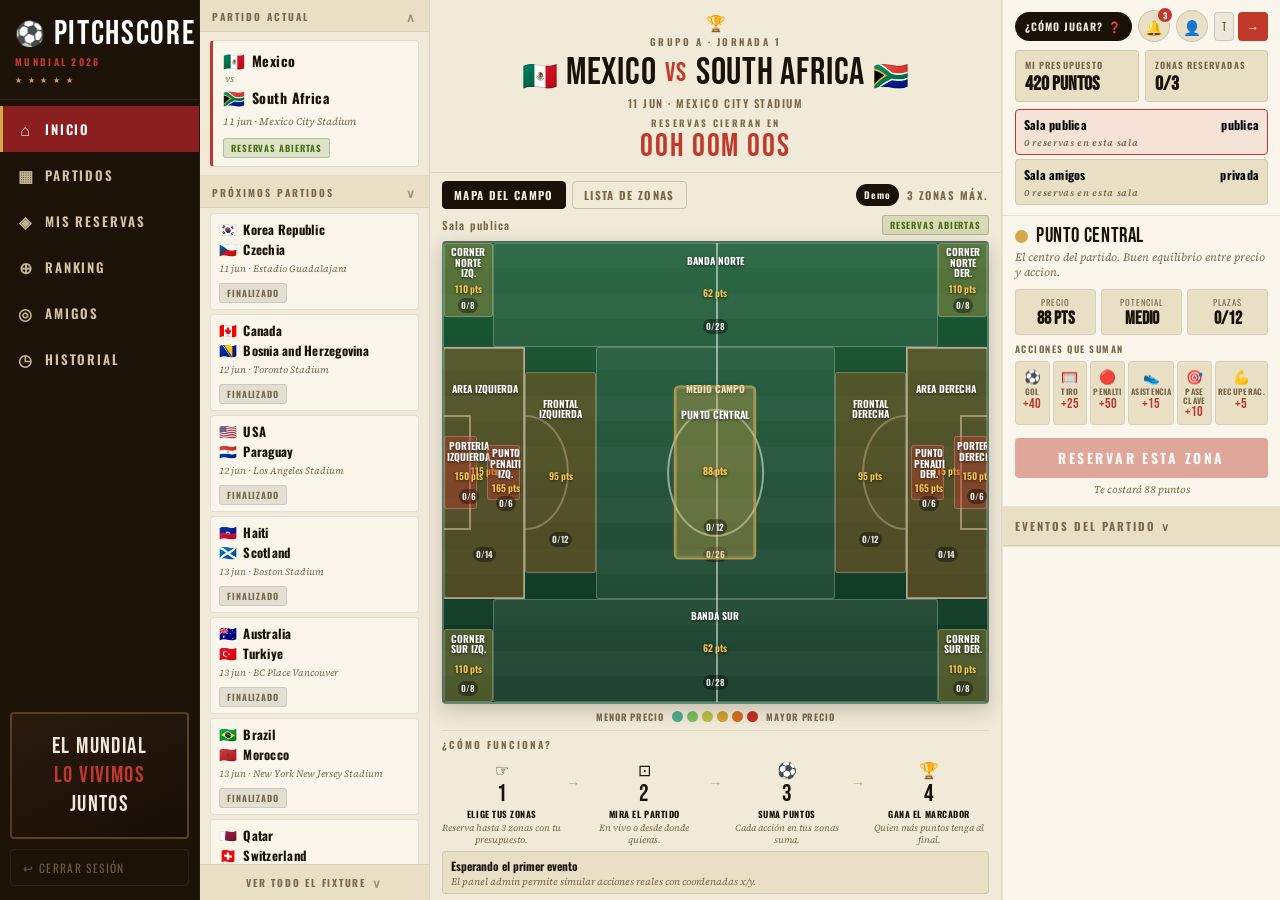
<file: index.html>
<!DOCTYPE html>
<html lang="es">
<head>
  <meta charset="UTF-8">
  <meta name="viewport" content="width=device-width, initial-scale=1.0">
  <title>PitchScore · Mundial 2026</title>
  <link rel="preconnect" href="https://fonts.googleapis.com">
  <link rel="preconnect" href="https://fonts.gstatic.com" crossorigin>
  <link href="https://fonts.googleapis.com/css2?family=Bebas+Neue&family=Oswald:wght@400;600;700&family=Source+Serif+4:ital,wght@0,300;0,400;1,300&display=swap" rel="stylesheet">
  <link rel="stylesheet" href="styles.css">
</head>
<body>

  <!-- ═══ SIDEBAR ═══════════════════════════════════════════════ -->
  <nav class="sidebar">

    <div class="sidebar-brand">
      <div class="brand-name"><span class="brand-ball">⚽</span>PITCHSCORE</div>
      <div class="brand-sub">MUNDIAL 2026</div>
      <div class="brand-stars">★ ★ ★ ★ ★</div>
    </div>

    <ul class="sidebar-nav">
      <li class="nav-item active"><span class="nav-icon">⌂</span>INICIO</li>
      <li class="nav-item"><span class="nav-icon">▦</span>PARTIDOS</li>
      <li class="nav-item"><span class="nav-icon">◈</span>MIS RESERVAS</li>
      <li class="nav-item"><span class="nav-icon">⊕</span>RANKING</li>
      <li class="nav-item"><span class="nav-icon">◎</span>AMIGOS</li>
      <li class="nav-item"><span class="nav-icon">◷</span>HISTORIAL</li>
    </ul>

    <div class="sidebar-poster">
      <div class="poster-text">EL MUNDIAL<br><span>LO VIVIMOS</span><br>JUNTOS</div>
    </div>

    <button class="sidebar-logout">↩ CERRAR SESIÓN</button>

  </nav>

  <!-- ═══ APP SHELL ══════════════════════════════════════════════ -->
  <div class="app-shell">

    <!-- ─── COLUMNA FIXTURE ─────────────────────────────────────── -->
    <aside class="col-fixture">

      <div class="fpanel-section">
        <div class="fpanel-header">PARTIDO ACTUAL <span class="fpanel-arrow">∧</span></div>
        <div id="fixture-list" class="fixture-active-area"></div>
      </div>

      <div class="fpanel-section fpanel-section--upcoming">
        <div class="fpanel-header">PRÓXIMOS PARTIDOS <span class="fpanel-arrow">∨</span></div>
        <div id="fixture-list-upcoming" class="fixture-upcoming-list"></div>
      </div>

      <div class="fixture-see-all">VER TODO EL FIXTURE <span class="fpanel-arrow">∨</span></div>

    </aside>

    <!-- ─── COLUMNA CENTRAL ──────────────────────────────────────── -->
    <main class="col-center">

      <!-- Match hero -->
      <div id="match-hero" class="match-hero"></div>

      <!-- Campo -->
      <div class="field-stage">

        <div class="field-tab-bar">
          <button class="field-tab active" type="button">MAPA DEL CAMPO</button>
          <button class="field-tab" type="button">LISTA DE ZONAS</button>
          <div class="field-tab-right">
            <button id="demo-open-match" class="mini-button" type="button">Demo</button>
            <span id="reservation-limit" class="limit-badge">3 ZONAS MÁX.</span>
          </div>
        </div>

        <div class="broadcast-strip">
          <span id="room-label">Sala pública</span>
          <span id="match-status" class="status-pill">upcoming</span>
        </div>

        <div class="pitch-shell">
          <div class="pitch-lines">
            <div class="half-line"></div>
            <div class="center-circle"></div>
            <div class="left-box"></div>
            <div class="left-six"></div>
            <div class="right-box"></div>
            <div class="right-six"></div>
            <div class="left-dot"></div>
            <div class="right-dot"></div>
            <div class="center-dot"></div>
            <div class="left-arc"></div>
            <div class="right-arc"></div>
          </div>
          <div id="zone-layer" class="zone-layer" aria-label="Zonas reservables"></div>
        </div>

        <div class="price-legend">
          <span class="legend-label">MENOR PRECIO</span>
          <div class="legend-dots">
            <span class="ldot c1"></span>
            <span class="ldot c2"></span>
            <span class="ldot c3"></span>
            <span class="ldot c4"></span>
            <span class="ldot c5"></span>
            <span class="ldot c6"></span>
          </div>
          <span class="legend-label">MAYOR PRECIO</span>
        </div>

        <div class="how-it-works">
          <div class="hiw-title">¿CÓMO FUNCIONA?</div>
          <div class="hiw-steps">
            <div class="hiw-step">
              <span class="hiw-icon">☞</span>
              <span class="hiw-n">1</span>
              <span class="hiw-t">ELIGE TUS ZONAS</span>
              <span class="hiw-d">Reserva hasta 3 zonas con tu presupuesto.</span>
            </div>
            <div class="hiw-arrow">→</div>
            <div class="hiw-step">
              <span class="hiw-icon">⊡</span>
              <span class="hiw-n">2</span>
              <span class="hiw-t">MIRA EL PARTIDO</span>
              <span class="hiw-d">En vivo o desde donde quieras.</span>
            </div>
            <div class="hiw-arrow">→</div>
            <div class="hiw-step">
              <span class="hiw-icon">⚽</span>
              <span class="hiw-n">3</span>
              <span class="hiw-t">SUMA PUNTOS</span>
              <span class="hiw-d">Cada acción en tus zonas suma.</span>
            </div>
            <div class="hiw-arrow">→</div>
            <div class="hiw-step">
              <span class="hiw-icon">🏆</span>
              <span class="hiw-n">4</span>
              <span class="hiw-t">GANA EL MARCADOR</span>
              <span class="hiw-d">Quien más puntos tenga al final.</span>
            </div>
          </div>
        </div>

        <div id="live-feed" class="live-feed"></div>

      </div><!-- /field-stage -->
    </main>

    <!-- ─── COLUMNA DERECHA ──────────────────────────────────────── -->
    <aside class="col-right">

      <!-- HUD superior -->
      <div class="right-block hud-block">
        <div class="hud-top-row">
          <button class="hud-how-btn">¿CÓMO JUGAR? ❓</button>
          <button class="hud-bell">
            🔔
            <span class="bell-badge">3</span>
          </button>
          <div class="hud-avatar">👤</div>
          <div id="hud-user-info" class="hud-user-info">
            <form id="auth-form" class="auth-inline">
              <input id="auth-name" type="text" placeholder="Tu nombre…">
              <button class="btn-auth" type="submit">→</button>
            </form>
          </div>
        </div>
        <div class="hud-stats-row">
          <div class="hud-stat-box">
            <span class="hud-stat-label">MI PRESUPUESTO</span>
            <strong class="hud-stat-val" id="hud-budget">— puntos</strong>
          </div>
          <div class="hud-stat-box">
            <span class="hud-stat-label">ZONAS RESERVADAS</span>
            <strong class="hud-stat-val" id="hud-zones">0/3</strong>
          </div>
        </div>
        <div id="room-list" class="room-list-inline"></div>
      </div>

      <!-- Zone panel -->
      <div id="zone-panel" class="right-block zone-panel-block"></div>

      <!-- Eventos del partido -->
      <div class="right-block events-accordion">
        <button class="accordion-header" type="button">
          EVENTOS DEL PARTIDO ∨
        </button>
        <div class="accordion-body">
          <div id="scoreboard" class="scoreboard"></div>
        </div>
      </div>

    </aside>

  </div><!-- /app-shell -->

  <script src="app.js"></script>
  <script>
    // Accordion
    document.querySelector('.accordion-header').addEventListener('click', function() {
      this.classList.toggle('open');
      this.nextElementSibling.classList.toggle('open');
    });

    // Countdown
    function updateCountdown() {
      const match = window._currentMatch;
      if (!match) return;
      const kickoff = new Date(match.kickoff);
      const lockAt = new Date(kickoff.getTime() - 15 * 60 * 1000);
      const now = new Date();
      const diff = lockAt - now;
      const el = document.getElementById('countdown-display');
      if (!el) return;
      if (diff <= 0) { el.textContent = '00H 00M 00S'; return; }
      const h = Math.floor(diff / 3600000);
      const m = Math.floor((diff % 3600000) / 60000);
      const s = Math.floor((diff % 60000) / 1000);
      el.textContent = `${String(h).padStart(2,'0')}H ${String(m).padStart(2,'0')}M ${String(s).padStart(2,'0')}S`;
    }
    setInterval(updateCountdown, 1000);
  </script>
</body>
</html>
</file>
<file: styles.css>
/* ============================================================
   PITCHSCORE — MUNDIAL 2026
   Estética: Revista Panenka / cartel deportivo retro
   Layout: sidebar 200px | fixture 230px | center flex | right 278px
   ============================================================ */

/* Fuentes cargadas via <link> en HTML */

:root {
  /* Paleta */
  --cream:          #f2ead8;
  --cream-dark:     #e8dfc5;
  --cream-mid:      #ede4cc;
  --cream-light:    #faf6ec;
  --ink:            #1a1208;
  --ink-muted:      #7a6a4a;
  --ink-light:      #b8a882;
  --sidebar-bg:     #1c1208;
  --sidebar-line:   rgba(255,255,255,0.07);
  --sidebar-text:   #d4c4a0;
  --sidebar-muted:  #6a5a40;
  --red:            #c0392b;
  --red-dark:       #8b1e1e;
  --red-bright:     #e74c3c;
  --gold:           #d4a847;
  --gold-light:     #f0c050;
  --grass:          #1a5c35;
  --grass-deep:     #0d3320;
  --grass-stripe:   rgba(255,255,255,0.025);
  --orange:         #d47020;
  --blue:           #2563a8;
  --green-ok:       #4a7010;

  /* Zonas */
  --zone-base:      rgba(255,255,255,0.09);
  --zone-hot:       rgba(208,103,36,0.32);
  --zone-premium:   rgba(212,168,71,0.32);
  --zone-legend:    rgba(192,57,43,0.42);

  --shadow-sm:      0 2px 8px rgba(26,18,8,0.16);
  --shadow-md:      0 6px 20px rgba(26,18,8,0.22);
  --radius:         4px;

  /* Anchos de columna */
  --sidebar-w:      200px;
  --fixture-w:      230px;
  --right-w:        278px;
}

/* ── Reset ──────────────────────────────────────────────────── */
*, *::before, *::after { box-sizing: border-box; margin: 0; padding: 0; }

body {
  display: flex;
  height: 100vh;
  overflow: hidden;
  font-family: 'Oswald', sans-serif;
  font-weight: 400;
  color: var(--ink);
  background-color: var(--cream);
  background-image:
    url("data:image/svg+xml,%3Csvg xmlns='http://www.w3.org/2000/svg' width='8' height='8'%3E%3Crect width='8' height='8' fill='%23f2ead8'/%3E%3Ccircle cx='1' cy='2' r='0.7' fill='%23bfad88' opacity='0.38'/%3E%3Ccircle cx='5' cy='6' r='0.5' fill='%23bfad88' opacity='0.3'/%3E%3Ccircle cx='3' cy='1' r='0.45' fill='%23c8b89a' opacity='0.22'/%3E%3Ccircle cx='7' cy='4' r='0.6' fill='%23bfad88' opacity='0.26'/%3E%3Ccircle cx='2' cy='7' r='0.5' fill='%23c8b89a' opacity='0.28'/%3E%3C/svg%3E");
}

button, input, select { font: inherit; }
button { border: 0; cursor: pointer; background: none; }

/* ═══════════════════════════════════════════════════════════
   SIDEBAR
   ═══════════════════════════════════════════════════════════ */
.sidebar {
  position: fixed;
  top: 0; left: 0;
  width: var(--sidebar-w);
  height: 100vh;
  background: var(--sidebar-bg);
  display: flex;
  flex-direction: column;
  z-index: 200;
  overflow: hidden;
  border-right: 1px solid rgba(255,255,255,0.04);
}

/* ── Brand ──────────────────────────────────────────────────── */
.sidebar-brand {
  padding: 18px 15px 14px;
  border-bottom: 1px solid var(--sidebar-line);
}

.brand-name {
  display: flex;
  align-items: center;
  gap: 7px;
  font-family: 'Bebas Neue', sans-serif;
  font-size: 2.1rem;
  color: #fff;
  letter-spacing: 0.05em;
  line-height: 1;
}

.brand-ball {
  font-size: 1.5rem;
  line-height: 1;
  flex-shrink: 0;
}

.brand-sub {
  font-size: 0.6rem;
  color: var(--red);
  letter-spacing: 0.24em;
  font-weight: 700;
  margin-top: 3px;
  text-transform: uppercase;
}

.brand-stars {
  font-size: 0.52rem;
  color: var(--gold);
  letter-spacing: 0.22em;
  margin-top: 4px;
}

/* ── Nav ────────────────────────────────────────────────────── */
.sidebar-nav {
  list-style: none;
  padding: 6px 0;
  flex: 1;
}

.nav-item {
  display: flex;
  align-items: center;
  gap: 11px;
  padding: 11px 15px;
  color: var(--sidebar-text);
  font-family: 'Oswald', sans-serif;
  font-size: 0.82rem;
  font-weight: 600;
  letter-spacing: 0.14em;
  text-transform: uppercase;
  cursor: pointer;
  border-left: 3px solid transparent;
  transition: background 120ms, color 120ms;
}

.nav-item:hover {
  background: rgba(255,255,255,0.05);
  color: #fff;
}

.nav-item.active {
  background: var(--red-dark);
  color: #fff;
  border-left-color: var(--gold);
}

.nav-icon {
  font-size: 1rem;
  width: 16px;
  text-align: center;
  opacity: 0.9;
}

/* ── Poster ─────────────────────────────────────────────────── */
.sidebar-poster {
  margin: 10px;
  border-radius: var(--radius);
  background: linear-gradient(155deg, #2a1a0e 0%, #180e06 100%);
  border: 2px solid rgba(212,168,71,0.3);
  padding: 18px 12px;
  text-align: center;
  flex-shrink: 0;
}

.poster-text {
  font-family: 'Bebas Neue', sans-serif;
  font-size: 1.45rem;
  color: var(--cream);
  line-height: 1.25;
  letter-spacing: 0.06em;
}

.poster-text span { color: var(--red); }

/* ── Logout ─────────────────────────────────────────────────── */
.sidebar-logout {
  margin: 0 10px 14px;
  border: 1px solid var(--sidebar-line);
  color: var(--sidebar-muted);
  border-radius: var(--radius);
  padding: 9px 12px;
  font-family: 'Oswald', sans-serif;
  font-size: 0.72rem;
  letter-spacing: 0.12em;
  text-transform: uppercase;
  transition: color 120ms, border-color 120ms;
  text-align: left;
  width: calc(100% - 20px);
}

.sidebar-logout:hover {
  color: var(--sidebar-text);
  border-color: rgba(255,255,255,0.18);
}

/* ═══════════════════════════════════════════════════════════
   APP SHELL
   ═══════════════════════════════════════════════════════════ */
.app-shell {
  margin-left: var(--sidebar-w);
  flex: 1;
  display: flex;
  height: 100vh;
  overflow: hidden;
  min-width: 0;
}

/* ═══════════════════════════════════════════════════════════
   COL-FIXTURE — panel izquierdo de partidos
   ═══════════════════════════════════════════════════════════ */
.col-fixture {
  width: var(--fixture-w);
  flex-shrink: 0;
  background: var(--cream);
  display: flex;
  flex-direction: column;
  height: 100vh;
  overflow: hidden;
  border-right: 1px solid rgba(26,18,8,0.1);
}

/* Sección del panel */
.fpanel-section {
  flex-shrink: 0;
}

.fpanel-section--upcoming {
  flex: 1;
  display: flex;
  flex-direction: column;
  min-height: 0;
  overflow: hidden;
  border-top: 1px solid rgba(26,18,8,0.08);
}

.fpanel-header {
  display: flex;
  align-items: center;
  justify-content: space-between;
  padding: 8px 12px 6px;
  font-family: 'Oswald', sans-serif;
  font-size: 0.62rem;
  font-weight: 700;
  letter-spacing: 0.2em;
  color: var(--ink-muted);
  text-transform: uppercase;
  border-bottom: 1px solid rgba(26,18,8,0.08);
  background: var(--cream-dark);
}

.fpanel-arrow {
  font-size: 0.75rem;
  opacity: 0.65;
}

/* ── Partido activo (compacto) ──────────────────────────────── */
.fixture-active-area {
  padding: 8px 10px;
}

.active-match-card {
  background: var(--cream-light);
  border: 1px solid rgba(26,18,8,0.12);
  border-left: 3px solid var(--red);
  border-radius: var(--radius);
  padding: 8px 10px;
}

.amc-teams { margin-bottom: 5px; }

.amc-team-row {
  display: flex;
  align-items: center;
  gap: 7px;
  padding: 1px 0;
}

.amc-flag { font-size: 1.1rem; line-height: 1; }

.amc-team-name {
  font-family: 'Oswald', sans-serif;
  font-size: 0.88rem;
  font-weight: 700;
  letter-spacing: 0.03em;
  color: var(--ink);
}

.amc-vs-row {
  font-family: 'Source Serif 4', serif;
  font-size: 0.6rem;
  color: var(--ink-muted);
  font-style: italic;
  padding-left: 2px;
  padding-bottom: 1px;
}

.amc-meta {
  font-family: 'Source Serif 4', serif;
  font-size: 0.64rem;
  color: var(--ink-muted);
  font-style: italic;
  margin-bottom: 5px;
}

/* ── Lista de próximos partidos ─────────────────────────────── */
.fixture-upcoming-list {
  flex: 1;
  overflow-y: auto;
  padding: 5px 10px 6px;
  display: flex;
  flex-direction: column;
  gap: 4px;
  min-height: 0;
}

.fixture-upcoming-list::-webkit-scrollbar { width: 3px; }
.fixture-upcoming-list::-webkit-scrollbar-track { background: transparent; }
.fixture-upcoming-list::-webkit-scrollbar-thumb { background: var(--ink-light); border-radius: 99px; }

/* ── Fixture items ──────────────────────────────────────────── */
.fixture-item {
  width: 100%;
  padding: 6px 8px;
  border: 1px solid rgba(26,18,8,0.1);
  border-radius: var(--radius);
  background: var(--cream-light);
  text-align: left;
  cursor: pointer;
  transition: background 100ms, border-color 100ms;
  display: block;
}

.fixture-item:hover { background: var(--cream-dark); }

.fixture-item.active {
  border-color: var(--red);
  border-left: 3px solid var(--red);
  background: rgba(192,57,43,0.05);
}

.fi-teams {
  display: flex;
  flex-direction: column;
  gap: 1px;
  margin-bottom: 3px;
}

.fi-team {
  display: flex;
  align-items: center;
  gap: 6px;
  font-family: 'Oswald', sans-serif;
  font-size: 0.8rem;
  font-weight: 700;
  letter-spacing: 0.02em;
  color: var(--ink);
}

.fi-flag { font-size: 0.9rem; line-height: 1; }

.fi-meta {
  font-family: 'Source Serif 4', serif;
  font-size: 0.6rem;
  color: var(--ink-muted);
  font-style: italic;
  margin-bottom: 3px;
}

/* Para compatibilidad con render anterior */
.fixture-main {
  display: flex;
  justify-content: space-between;
  align-items: center;
  gap: 6px;
  font-size: 0.76rem;
  font-weight: 700;
  letter-spacing: 0.02em;
}

.fixture-meta {
  display: block;
  font-size: 0.6rem;
  color: var(--ink-muted);
  margin-top: 2px;
  font-family: 'Source Serif 4', serif;
  font-style: italic;
}

/* ── Ver todo ───────────────────────────────────────────────── */
.fixture-see-all {
  flex-shrink: 0;
  padding: 9px 12px;
  font-family: 'Oswald', sans-serif;
  font-size: 0.62rem;
  font-weight: 700;
  letter-spacing: 0.18em;
  color: var(--ink-muted);
  text-align: center;
  cursor: pointer;
  border-top: 1px solid rgba(26,18,8,0.08);
  text-transform: uppercase;
  background: var(--cream-dark);
  transition: color 120ms;
  display: flex;
  align-items: center;
  justify-content: center;
  gap: 6px;
}

.fixture-see-all:hover { color: var(--red); }

/* ═══════════════════════════════════════════════════════════
   COL-CENTER
   ═══════════════════════════════════════════════════════════ */
.col-center {
  flex: 1;
  min-width: 0;
  display: flex;
  flex-direction: column;
  background: var(--cream);
  overflow: hidden;
  border-right: 1px solid rgba(26,18,8,0.09);
}

/* ── MATCH HERO ─────────────────────────────────────────────── */
.match-hero {
  flex-shrink: 0;
  padding: 10px 20px 9px;
  text-align: center;
  border-bottom: 1px solid rgba(26,18,8,0.1);
  background: var(--cream);
  position: relative;
}

.hero-trophy {
  font-size: 1rem;
  display: block;
  margin-bottom: 1px;
}

.hero-group {
  font-family: 'Oswald', sans-serif;
  font-size: 0.6rem;
  font-weight: 700;
  letter-spacing: 0.26em;
  color: var(--ink-muted);
  text-transform: uppercase;
  margin-bottom: 5px;
}

.hero-title-row {
  display: flex;
  align-items: center;
  justify-content: center;
  gap: 8px;
  margin-bottom: 3px;
  flex-wrap: nowrap;
}

.hero-flag { font-size: 1.8rem; line-height: 1; }

.hero-team {
  font-family: 'Bebas Neue', sans-serif;
  font-size: 2.4rem;
  line-height: 1;
  color: var(--ink);
  letter-spacing: 0.02em;
  white-space: nowrap;
}

.hero-vs {
  font-family: 'Bebas Neue', sans-serif;
  font-size: 1.7rem;
  color: var(--red);
  letter-spacing: 0.06em;
  flex-shrink: 0;
}

.hero-meta {
  font-family: 'Oswald', sans-serif;
  font-size: 0.68rem;
  font-weight: 600;
  letter-spacing: 0.14em;
  color: var(--ink-muted);
  text-transform: uppercase;
  margin-bottom: 5px;
}

.hero-countdown-label {
  font-family: 'Oswald', sans-serif;
  font-size: 0.58rem;
  font-weight: 700;
  letter-spacing: 0.24em;
  color: var(--ink-muted);
  text-transform: uppercase;
  margin-bottom: 1px;
}

.hero-countdown {
  font-family: 'Bebas Neue', sans-serif;
  font-size: 2rem;
  line-height: 1;
  color: var(--red);
  letter-spacing: 0.06em;
}

/* ─── FIELD STAGE ────────────────────────────────────────────── */
.field-stage {
  flex: 1;
  min-height: 0;
  display: flex;
  flex-direction: column;
  padding: 8px 12px 6px;
  overflow: hidden;
}

.field-tab-bar {
  display: flex;
  align-items: center;
  gap: 6px;
  margin-bottom: 6px;
  flex-shrink: 0;
}

.field-tab {
  border: 1px solid rgba(26,18,8,0.18);
  border-radius: var(--radius);
  padding: 5px 11px;
  font-family: 'Oswald', sans-serif;
  font-size: 0.7rem;
  font-weight: 700;
  letter-spacing: 0.12em;
  color: var(--ink-muted);
  text-transform: uppercase;
  transition: background 120ms, color 120ms;
}

.field-tab.active {
  background: var(--ink);
  color: var(--cream);
  border-color: var(--ink);
}

.field-tab-right {
  margin-left: auto;
  display: flex;
  align-items: center;
  gap: 8px;
}

.limit-badge {
  font-size: 0.68rem;
  font-weight: 700;
  letter-spacing: 0.14em;
  color: var(--ink-muted);
  text-transform: uppercase;
}

.broadcast-strip {
  display: flex;
  align-items: center;
  justify-content: space-between;
  margin-bottom: 6px;
  font-size: 0.7rem;
  font-weight: 600;
  letter-spacing: 0.1em;
  color: var(--ink-muted);
  flex-shrink: 0;
}

/* ── PITCH ───────────────────────────────────────────────────── */
.pitch-shell {
  position: relative;
  flex: 1;
  min-height: 0;
  border-radius: var(--radius);
  overflow: hidden;
  background:
    repeating-linear-gradient(
      180deg,
      var(--grass-stripe) 0 5.55%,
      transparent 5.55% 11.1%
    ),
    linear-gradient(180deg, var(--grass) 0%, var(--grass-deep) 100%);
  border: 2px solid rgba(255,255,255,0.28);
  box-shadow: var(--shadow-md);
}

.pitch-lines, .pitch-lines div, .zone-layer, .visible-zone {
  position: absolute;
}

.pitch-lines { inset: 0; pointer-events: none; }

.half-line {
  top: 0; bottom: 0; left: 50%;
  width: 2px;
  background: rgba(255,255,255,0.5);
}

.center-circle {
  left: 50%; top: 50%;
  width: 18%; height: 28%;
  border: 2px solid rgba(255,255,255,0.5);
  border-radius: 50%;
  transform: translate(-50%, -50%);
}

.left-box, .right-box {
  top: 22.5%; width: 15%; height: 55%;
  border: 2px solid rgba(255,255,255,0.5);
}
.left-box  { left: 0;  border-left: 0; }
.right-box { right: 0; border-right: 0; }

.left-six, .right-six {
  top: 37.5%; width: 5%; height: 25%;
  border: 2px solid rgba(255,255,255,0.5);
}
.left-six  { left: 0;  border-left: 0; }
.right-six { right: 0; border-right: 0; }

.left-dot, .right-dot, .center-dot {
  width: 6px; height: 6px;
  border-radius: 50%;
  background: rgba(255,255,255,0.9);
}
.left-dot   { left: 10%;  top: 50%; transform: translate(-50%, -50%); }
.right-dot  { right: 10%; top: 50%; transform: translate(50%, -50%); }
.center-dot { left: 50%;  top: 50%; transform: translate(-50%, -50%); }

.left-arc, .right-arc {
  top: 37.5%; width: 16%; height: 25%;
  border: 2px solid rgba(255,255,255,0.35);
  border-radius: 50%;
}
.left-arc  { left: 7%;  clip-path: inset(0 0 0 50%); }
.right-arc { right: 7%; clip-path: inset(0 50% 0 0); }

/* ── ZONES ───────────────────────────────────────────────────── */
.zone-layer { inset: 0; }

.visible-zone {
  border: 1px solid rgba(255,255,255,0.22);
  border-radius: 3px;
  background: var(--zone-base);
  color: #fff;
  display: grid;
  place-items: center;
  padding: 2px;
  text-align: center;
  transition: transform 140ms ease, background 140ms ease, box-shadow 140ms ease;
  cursor: pointer;
}

.zone-base    { background: rgba(255,255,255,0.08); }
.zone-hot     { background: var(--zone-hot); }
.zone-premium { background: var(--zone-premium); }
.zone-legend  { background: var(--zone-legend); }

.visible-zone:hover,
.visible-zone.selected {
  z-index: 9;
  transform: scale(1.03);
  background: rgba(212,168,71,0.35);
  box-shadow: 0 0 0 2px rgba(212,168,71,0.8);
}

.visible-zone.reserved {
  background: rgba(37,99,168,0.28);
  box-shadow: 0 0 0 2px rgba(37,99,168,0.6);
}

.zone-label {
  font-family: 'Oswald', sans-serif;
  font-weight: 700;
  font-size: 0.62rem;
  line-height: 1.05;
  text-shadow: 0 1px 3px rgba(0,0,0,0.65);
  text-transform: uppercase;
}

.zone-price {
  display: block;
  margin-top: 2px;
  color: var(--gold-light);
  font-size: 0.6rem;
  font-weight: 700;
  text-shadow: 0 1px 3px rgba(0,0,0,0.65);
}

.zone-fill {
  display: inline-flex;
  margin-top: 1px;
  padding: 1px 3px;
  border-radius: 99px;
  background: rgba(0,0,0,0.38);
  color: rgba(255,255,255,0.85);
  font-size: 0.55rem;
  font-weight: 700;
}

/* ── PRICE LEGEND ────────────────────────────────────────────── */
.price-legend {
  display: flex;
  align-items: center;
  gap: 8px;
  margin-top: 6px;
  justify-content: center;
  flex-shrink: 0;
}

.legend-label {
  font-size: 0.58rem;
  letter-spacing: 0.1em;
  color: var(--ink-muted);
  font-weight: 700;
  text-transform: uppercase;
}

.legend-dots { display: flex; gap: 4px; align-items: center; }

.ldot { width: 11px; height: 11px; border-radius: 50%; display: block; }
.c1 { background: #4caf87; }
.c2 { background: #7abf60; }
.c3 { background: #b8c040; }
.c4 { background: #d4a030; }
.c5 { background: #d47020; }
.c6 { background: #c03020; }

/* ── HOW IT WORKS ────────────────────────────────────────────── */
.how-it-works {
  margin-top: 6px;
  padding-top: 6px;
  border-top: 1px solid rgba(26,18,8,0.08);
  flex-shrink: 0;
}

.hiw-title {
  font-size: 0.62rem;
  letter-spacing: 0.2em;
  color: var(--ink-muted);
  font-weight: 700;
  margin-bottom: 5px;
  text-transform: uppercase;
}

.hiw-steps {
  display: flex;
  align-items: flex-start;
  gap: 4px;
}

.hiw-step {
  flex: 1;
  display: flex;
  flex-direction: column;
  align-items: center;
  text-align: center;
  gap: 1px;
}

.hiw-icon { font-size: 1rem; }

.hiw-n {
  font-family: 'Bebas Neue', sans-serif;
  font-size: 1.5rem;
  line-height: 1;
  color: var(--ink);
}

.hiw-t {
  font-size: 0.56rem;
  font-weight: 700;
  letter-spacing: 0.06em;
  color: var(--ink);
  text-transform: uppercase;
}

.hiw-d {
  font-family: 'Source Serif 4', serif;
  font-size: 0.58rem;
  color: var(--ink-muted);
  line-height: 1.3;
  font-style: italic;
}

.hiw-arrow {
  font-size: 0.9rem;
  color: var(--ink-light);
  padding-top: 14px;
  flex-shrink: 0;
}

/* Live feed */
.live-feed {
  display: grid;
  gap: 3px;
  margin-top: 5px;
  flex-shrink: 0;
}

.feed-item {
  padding: 5px 8px;
  border: 1px solid rgba(26,18,8,0.1);
  border-radius: var(--radius);
  background: var(--cream-dark);
}

.feed-item strong {
  display: block;
  font-size: 0.72rem;
  font-weight: 700;
}

.feed-meta {
  display: block;
  font-size: 0.62rem;
  color: var(--ink-muted);
  margin-top: 1px;
  font-family: 'Source Serif 4', serif;
  font-style: italic;
}

/* ═══════════════════════════════════════════════════════════
   COL-RIGHT
   ═══════════════════════════════════════════════════════════ */
.col-right {
  width: var(--right-w);
  flex-shrink: 0;
  background: var(--cream-light);
  display: flex;
  flex-direction: column;
  height: 100vh;
  overflow-y: auto;
  overflow-x: hidden;
  border-left: 1px solid rgba(26,18,8,0.09);
}

.col-right::-webkit-scrollbar { width: 3px; }
.col-right::-webkit-scrollbar-track { background: transparent; }
.col-right::-webkit-scrollbar-thumb { background: var(--ink-light); border-radius: 99px; }

.right-block {
  padding: 10px 12px;
  border-bottom: 1px solid rgba(26,18,8,0.09);
  flex-shrink: 0;
}

/* ── HUD ─────────────────────────────────────────────────────── */
.hud-top-row {
  display: flex;
  align-items: center;
  gap: 6px;
  margin-bottom: 8px;
}

.hud-how-btn {
  flex: 1;
  background: var(--ink);
  color: var(--cream);
  border-radius: 99px;
  padding: 7px 10px;
  font-family: 'Oswald', sans-serif;
  font-size: 0.65rem;
  font-weight: 700;
  letter-spacing: 0.1em;
  text-transform: uppercase;
  white-space: nowrap;
  transition: background 120ms;
}

.hud-how-btn:hover { background: var(--red); }

.hud-bell {
  position: relative;
  width: 32px; height: 32px;
  border-radius: 50%;
  background: var(--cream-dark);
  border: 1px solid rgba(26,18,8,0.12);
  display: grid;
  place-items: center;
  font-size: 0.9rem;
  flex-shrink: 0;
}

.bell-badge {
  position: absolute;
  top: -3px; right: -3px;
  background: var(--red);
  color: #fff;
  font-family: 'Oswald', sans-serif;
  font-size: 0.52rem;
  font-weight: 700;
  width: 14px; height: 14px;
  border-radius: 50%;
  display: flex;
  align-items: center;
  justify-content: center;
  line-height: 1;
}

.hud-avatar {
  width: 32px; height: 32px;
  border-radius: 50%;
  background: var(--cream-dark);
  border: 1px solid rgba(26,18,8,0.12);
  display: grid;
  place-items: center;
  font-size: 0.9rem;
  flex-shrink: 0;
}

.hud-user-info {
  flex: 1;
  min-width: 0;
}

.auth-inline {
  display: flex;
  gap: 4px;
}

.auth-inline input {
  flex: 1;
  min-width: 0;
  background: rgba(26,18,8,0.06);
  border: 1px solid rgba(26,18,8,0.15);
  border-radius: var(--radius);
  padding: 5px 7px;
  font-size: 0.7rem;
  color: var(--ink);
  height: auto;
  min-height: auto;
  width: auto;
}

.auth-inline input::placeholder { color: var(--ink-muted); }

.btn-auth {
  background: var(--red);
  color: #fff;
  border-radius: var(--radius);
  padding: 5px 9px;
  font-weight: 700;
  font-size: 0.78rem;
  flex-shrink: 0;
  transition: background 120ms;
}

.btn-auth:hover { background: var(--red-bright); }

.hud-name-display {
  font-family: 'Bebas Neue', sans-serif;
  font-size: 1rem;
  color: var(--ink);
  letter-spacing: 0.06em;
  line-height: 1.1;
}

.hud-rank-display {
  font-size: 0.58rem;
  color: var(--ink-muted);
  letter-spacing: 0.08em;
}

.hud-stats-row {
  display: grid;
  grid-template-columns: 1fr 1fr;
  gap: 6px;
}

.hud-stat-box {
  background: var(--cream-dark);
  border: 1px solid rgba(26,18,8,0.1);
  border-radius: var(--radius);
  padding: 7px 9px;
}

.hud-stat-label {
  display: block;
  font-size: 0.56rem;
  font-weight: 700;
  letter-spacing: 0.12em;
  color: var(--ink-muted);
  text-transform: uppercase;
  margin-bottom: 2px;
}

.hud-stat-val {
  display: block;
  font-family: 'Bebas Neue', sans-serif;
  font-size: 1.25rem;
  line-height: 1;
  color: var(--ink);
}

/* Room list */
.room-list-inline {
  display: grid;
  gap: 4px;
  margin-top: 7px;
}

.room-item {
  width: 100%;
  padding: 5px 8px;
  border: 1px solid rgba(26,18,8,0.1);
  border-radius: var(--radius);
  background: var(--cream-dark);
  text-align: left;
  font-size: 0.7rem;
  font-weight: 600;
  letter-spacing: 0.06em;
  cursor: pointer;
  transition: background 100ms;
  display: block;
}

.room-item:hover { background: var(--cream); }

.room-item.active {
  background: rgba(192,57,43,0.1);
  border-color: var(--red);
}

.room-meta {
  display: block;
  font-size: 0.58rem;
  color: var(--ink-muted);
  margin-top: 2px;
  font-family: 'Source Serif 4', serif;
  font-style: italic;
}

/* ── ZONE PANEL ──────────────────────────────────────────────── */
.zone-panel-top {
  display: flex;
  align-items: center;
  gap: 8px;
  margin-bottom: 3px;
}

.zone-color-dot {
  width: 13px; height: 13px;
  border-radius: 50%;
  flex-shrink: 0;
}

.zone-panel-name {
  font-family: 'Bebas Neue', sans-serif;
  font-size: 1.3rem;
  line-height: 1;
  letter-spacing: 0.03em;
  color: var(--ink);
}

.zone-panel-vibe {
  font-family: 'Source Serif 4', serif;
  font-size: 0.7rem;
  color: var(--ink-muted);
  font-style: italic;
  line-height: 1.4;
  margin-bottom: 8px;
}

.zone-stats {
  display: grid;
  grid-template-columns: repeat(3, 1fr);
  gap: 5px;
  margin-bottom: 7px;
}

.zone-stat {
  background: var(--cream-dark);
  border: 1px solid rgba(26,18,8,0.08);
  border-radius: var(--radius);
  padding: 6px 4px;
  text-align: center;
}

.zone-stat span {
  display: block;
  font-size: 0.54rem;
  letter-spacing: 0.1em;
  color: var(--ink-muted);
  text-transform: uppercase;
  margin-bottom: 2px;
}

.zone-stat strong {
  display: block;
  font-family: 'Bebas Neue', sans-serif;
  font-size: 1.1rem;
  color: var(--ink);
  line-height: 1;
}

.zone-stat strong.potential-high { color: var(--red); }

/* ── ACCIONES ────────────────────────────────────────────────── */
.actions-title {
  font-size: 0.58rem;
  font-weight: 700;
  letter-spacing: 0.16em;
  color: var(--ink-muted);
  margin-bottom: 5px;
  text-transform: uppercase;
}

.actions-grid {
  display: grid;
  grid-template-columns: repeat(6, 1fr);
  gap: 3px;
  margin-bottom: 8px;
}

.action-tag {
  display: flex;
  flex-direction: column;
  align-items: center;
  background: var(--cream-dark);
  border-radius: var(--radius);
  padding: 4px 2px;
  border: 1px solid rgba(26,18,8,0.07);
  text-align: center;
  gap: 1px;
}

.action-tag .action-icon { font-size: 0.85rem; }

.action-tag .action-name {
  font-size: 0.5rem;
  color: var(--ink-muted);
  font-weight: 700;
  letter-spacing: 0.04em;
  line-height: 1.1;
  text-transform: uppercase;
}

.action-tag .action-pts {
  font-family: 'Bebas Neue', sans-serif;
  font-size: 0.9rem;
  color: var(--red);
  line-height: 1;
}

/* ── BOTONES CTA ─────────────────────────────────────────────── */
.reserve-button {
  width: 100%;
  margin-top: 5px;
  padding: 10px;
  border-radius: var(--radius);
  background: var(--red);
  color: #fff;
  font-family: 'Oswald', sans-serif;
  font-size: 0.86rem;
  font-weight: 700;
  letter-spacing: 0.18em;
  text-transform: uppercase;
  transition: filter 120ms;
}

.reserve-button:hover:not(:disabled) { filter: brightness(1.1); }
.reserve-button:disabled { opacity: 0.42; cursor: not-allowed; }

.reserve-cost {
  display: block;
  text-align: center;
  font-size: 0.64rem;
  color: var(--ink-muted);
  font-family: 'Source Serif 4', serif;
  font-style: italic;
  margin-top: 4px;
}

/* ── MIS ZONAS ───────────────────────────────────────────────── */
.my-zones-block {
  margin-top: 9px;
  padding-top: 8px;
  border-top: 1px solid rgba(26,18,8,0.08);
}

.my-zones-header {
  display: flex;
  justify-content: space-between;
  align-items: center;
  font-size: 0.64rem;
  font-weight: 700;
  letter-spacing: 0.12em;
  color: var(--ink-muted);
  margin-bottom: 6px;
  text-transform: uppercase;
}

.my-zones-clear {
  color: var(--red);
  font-size: 0.6rem;
  letter-spacing: 0.1em;
  font-weight: 700;
}

.my-zone-row {
  display: flex;
  align-items: center;
  padding: 4px 0;
  border-bottom: 1px solid rgba(26,18,8,0.06);
  gap: 6px;
}

.my-zone-dot { width: 8px; height: 8px; border-radius: 50%; flex-shrink: 0; }
.my-zone-name { flex: 1; font-weight: 600; font-size: 0.7rem; }
.my-zone-pts  { font-weight: 700; color: var(--ink); font-size: 0.7rem; white-space: nowrap; }
.my-zone-remove { color: var(--red); font-size: 0.8rem; padding: 2px; }

.my-zones-total {
  display: flex;
  justify-content: space-between;
  align-items: center;
  margin-top: 6px;
  padding-top: 5px;
  border-top: 1px solid rgba(26,18,8,0.1);
  font-size: 0.68rem;
  font-weight: 700;
  letter-spacing: 0.12em;
  color: var(--ink-muted);
  text-transform: uppercase;
}

.my-zones-total strong {
  font-family: 'Bebas Neue', sans-serif;
  font-size: 1.25rem;
  color: var(--red);
}

.confirm-button {
  width: 100%;
  margin-top: 6px;
  padding: 10px;
  border-radius: var(--radius);
  background: var(--ink);
  color: var(--cream);
  font-family: 'Oswald', sans-serif;
  font-size: 0.84rem;
  font-weight: 700;
  letter-spacing: 0.18em;
  text-transform: uppercase;
  transition: filter 120ms;
}

.confirm-button:hover { filter: brightness(1.2); }

/* ── EVENTS ACCORDION ────────────────────────────────────────── */
.events-accordion { padding: 0; }

.accordion-header {
  width: 100%;
  padding: 11px 12px;
  display: flex;
  align-items: center;
  justify-content: space-between;
  font-family: 'Oswald', sans-serif;
  font-size: 0.7rem;
  font-weight: 700;
  letter-spacing: 0.18em;
  color: var(--ink-muted);
  text-transform: uppercase;
  background: var(--cream-dark);
  border-bottom: 1px solid rgba(26,18,8,0.09);
  transition: background 120ms;
}

.accordion-header:hover { background: var(--cream-mid); }
.accordion-header.open  { color: var(--ink); }

.accordion-body { display: none; padding: 9px 12px; }
.accordion-body.open { display: block; }

.scoreboard { display: grid; gap: 5px; }

.score-row {
  padding: 7px 9px;
  border: 1px solid rgba(26,18,8,0.08);
  border-radius: var(--radius);
  background: var(--cream-dark);
}

.score-main {
  display: flex;
  justify-content: space-between;
  align-items: center;
  gap: 8px;
  font-size: 0.75rem;
  font-weight: 700;
}

.score-meta {
  display: block;
  font-size: 0.62rem;
  color: var(--ink-muted);
  margin-top: 2px;
  font-family: 'Source Serif 4', serif;
  font-style: italic;
}

/* ── STATUS PILLS ────────────────────────────────────────────── */
.status-pill {
  display: inline-flex;
  align-items: center;
  padding: 2px 7px;
  border-radius: 3px;
  font-family: 'Oswald', sans-serif;
  font-size: 0.56rem;
  font-weight: 700;
  letter-spacing: 0.1em;
  text-transform: uppercase;
  white-space: nowrap;
  background: rgba(26,18,8,0.08);
  color: var(--ink-muted);
  border: 1px solid rgba(26,18,8,0.1);
}

.status-open_for_reservations {
  background: rgba(74,112,16,0.15);
  color: var(--green-ok);
  border-color: rgba(74,112,16,0.3);
}
.status-live {
  background: rgba(192,57,43,0.16);
  color: var(--red);
  border-color: rgba(192,57,43,0.3);
}
.status-locked {
  background: rgba(212,118,42,0.18);
  color: var(--orange);
  border-color: rgba(212,118,42,0.3);
}
.status-finished {
  background: rgba(26,18,8,0.1);
  color: var(--ink-muted);
}
.status-upcoming {
  background: rgba(26,18,8,0.07);
  color: var(--ink-light);
  border-color: rgba(26,18,8,0.1);
}

/* ── MINI BUTTON ─────────────────────────────────────────────── */
.mini-button {
  padding: 4px 8px;
  border-radius: 99px;
  background: var(--ink);
  color: var(--cream);
  font-family: 'Oswald', sans-serif;
  font-size: 0.6rem;
  font-weight: 700;
  letter-spacing: 0.1em;
  transition: background 110ms;
}

.mini-button:hover { background: var(--red); }

/* ── EVENT PULSE ─────────────────────────────────────────────── */
.event-glow { animation: eventPulse 1200ms ease; }

@keyframes eventPulse {
  0%   { box-shadow: 0 0 0 0 rgba(212,168,71,0.9); }
  100% { box-shadow: 0 0 0 18px rgba(212,168,71,0); }
}

/* ── Inputs ──────────────────────────────────────────────────── */
input, select {
  min-height: 32px;
  padding: 5px 8px;
  border: 1px solid rgba(26,18,8,0.15);
  border-radius: var(--radius);
  background: var(--cream-light);
  color: var(--ink);
  font-size: 0.75rem;
}
</file>
